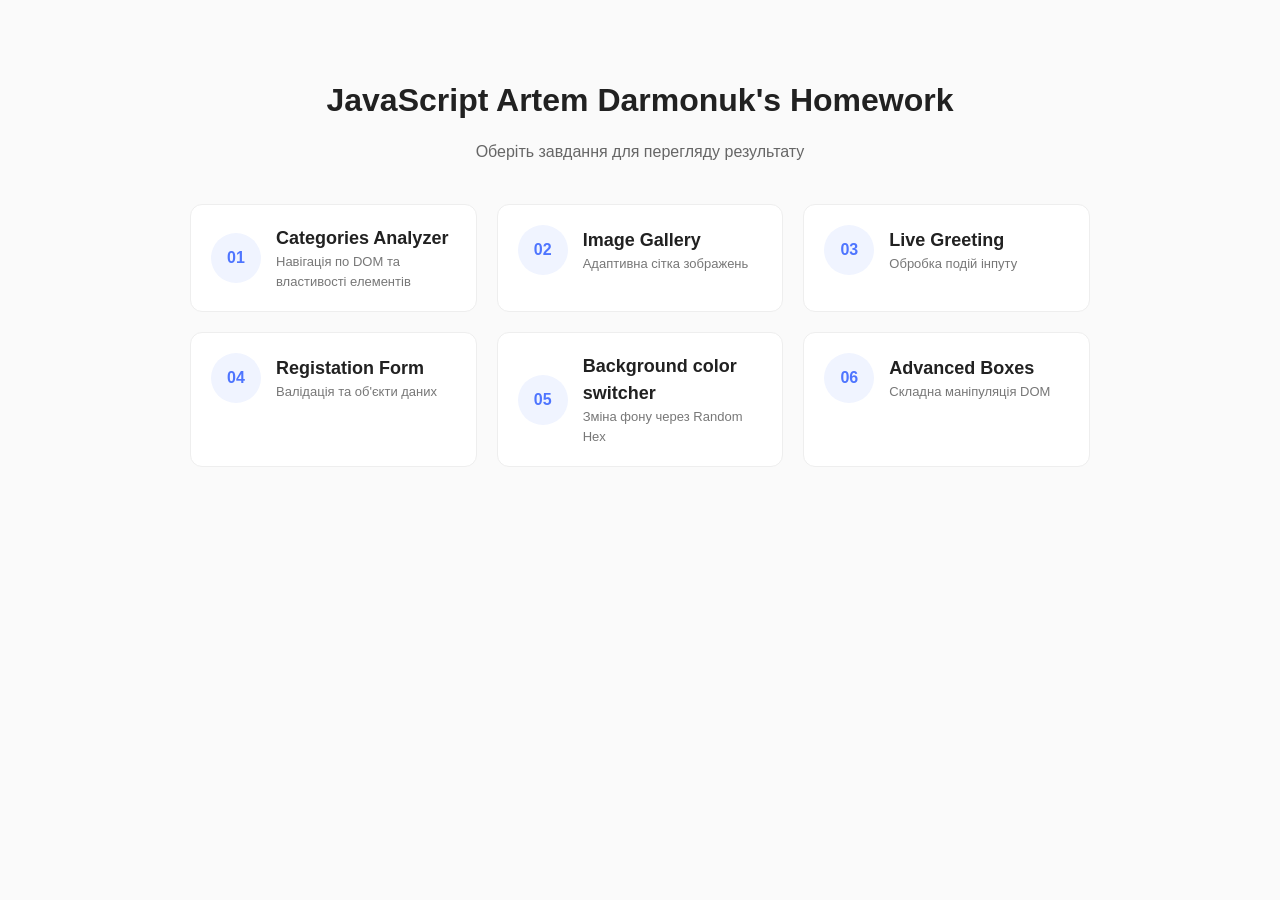
<file: index.html>
<!doctype html>
<html lang="en">
  <head>
    <meta charset="UTF-8" />
    <meta http-equiv="X-UA-Compatible" content="IE=edge" />
    <meta name="viewport" content="width=device-width, initial-scale=1.0" />
    <title>JS Homework Portfolio</title>
    <link rel="stylesheet" href="./css/common.css" />
  </head>
  <body>
    <div class="main-container">
      <header class="main-header">
        <h1>JavaScript Artem Darmonuk's Homework</h1>
        <p>Оберіть завдання для перегляду результату</p>
      </header>

      <nav>
        <ul class="task-grid">
          <li class="task-card">
            <a href="./task-1.html">
              <span class="task-number">01</span>
              <div class="task-info">
                <h3>Categories Analyzer</h3>
                <p>Навігація по DOM та властивості елементів</p>
              </div>
            </a>
          </li>
          <li class="task-card">
            <a href="./task-2.html">
              <span class="task-number">02</span>
              <div class="task-info">
                <h3>Image Gallery</h3>
                <p>Адаптивна сітка зображень</p>
              </div>
            </a>
          </li>
          <li class="task-card">
            <a href="./task-3.html">
              <span class="task-number">03</span>
              <div class="task-info">
                <h3>Live Greeting</h3>
                <p>Обробка подій інпуту</p>
              </div>
            </a>
          </li>
          <li class="task-card">
            <a href="./task-4.html">
              <span class="task-number">04</span>
              <div class="task-info">
                <h3>Registation Form</h3>
                <p>Валідація та об'єкти даних</p>
              </div>
            </a>
          </li>
          <li class="task-card">
            <a href="./task-5.html">
              <span class="task-number">05</span>
              <div class="task-info">
                <h3>Background color switcher</h3>
                <p>Зміна фону через Random Hex</p>
              </div>
            </a>
          </li>
          <li class="task-card">
            <a href="./task-6.html">
              <span class="task-number">06</span>
              <div class="task-info">
                <h3>Advanced Boxes</h3>
                <p>Складна маніпуляція DOM</p>
              </div>
            </a>
          </li>
        </ul>
      </nav>
    </div>
  </body>
</html>
</file>
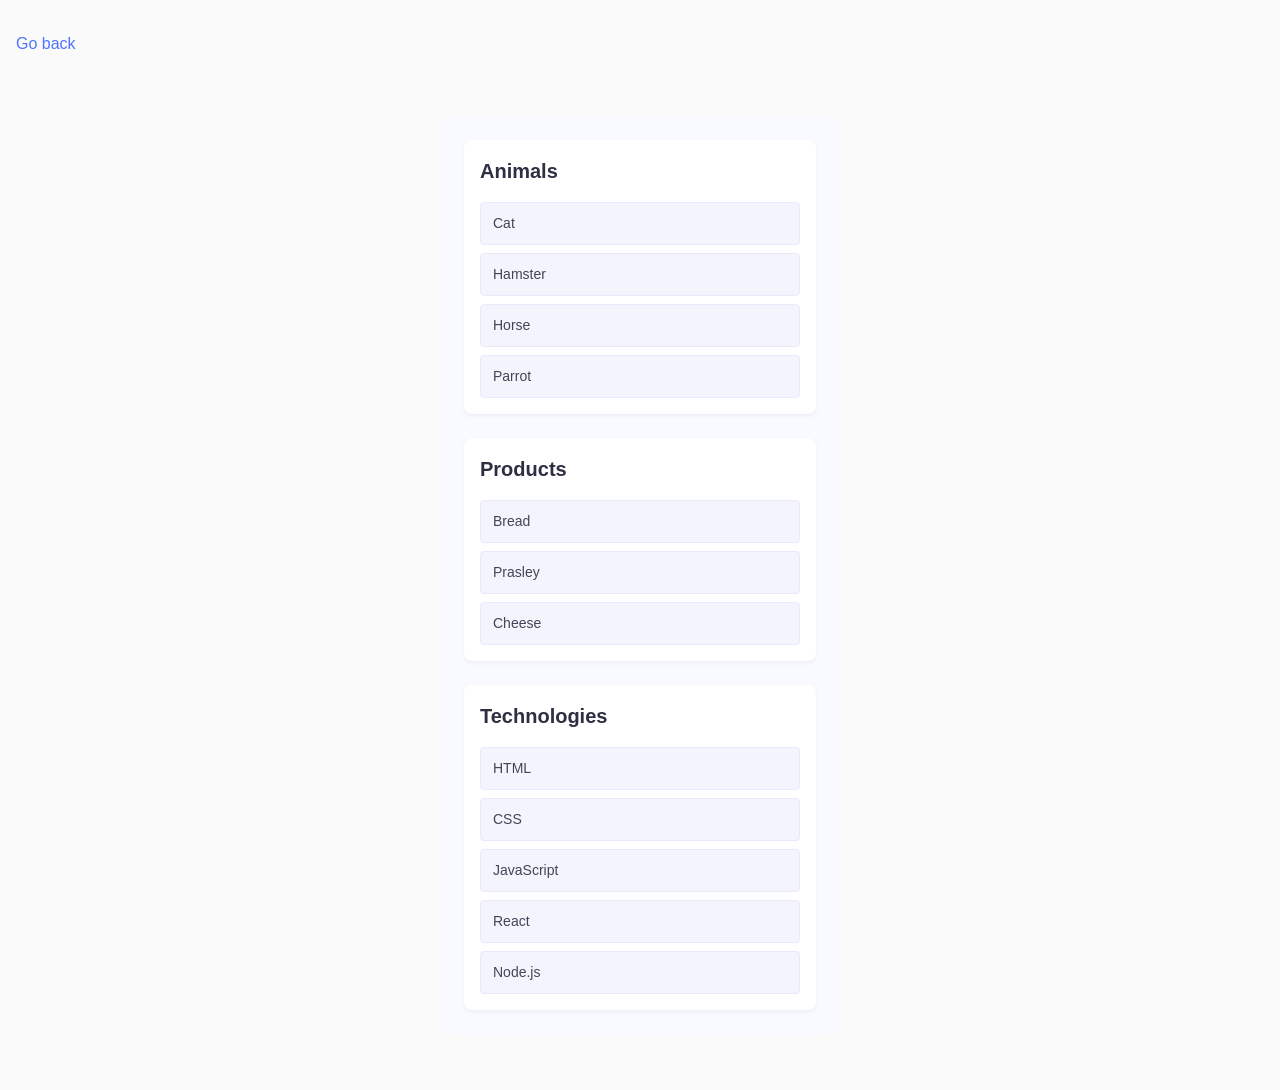
<file: task-1.html>
<!doctype html>
<html lang="en">
  <head>
    <meta charset="UTF-8" />
    <meta http-equiv="X-UA-Compatible" content="IE=edge" />
    <meta name="viewport" content="width=device-width, initial-scale=1.0" />
    <title>Task 1</title>
    <link rel="stylesheet" href="./css/common.css" />
  </head>
  <body>
    <p><a href="./index.html">Go back</a></p>

    <ul id="categories">
      <li class="item">
        <h2>Animals</h2>

        <ul>
          <li>Cat</li>
          <li>Hamster</li>
          <li>Horse</li>
          <li>Parrot</li>
        </ul>
      </li>
      <li class="item">
        <h2>Products</h2>

        <ul>
          <li>Bread</li>
          <li>Prasley</li>
          <li>Cheese</li>
        </ul>
      </li>
      <li class="item">
        <h2>Technologies</h2>

        <ul>
          <li>HTML</li>
          <li>CSS</li>
          <li>JavaScript</li>
          <li>React</li>
          <li>Node.js</li>
        </ul>
      </li>
    </ul>

    <script src="./js/task-1.js" type="module"></script>
  </body>
</html>
</file>
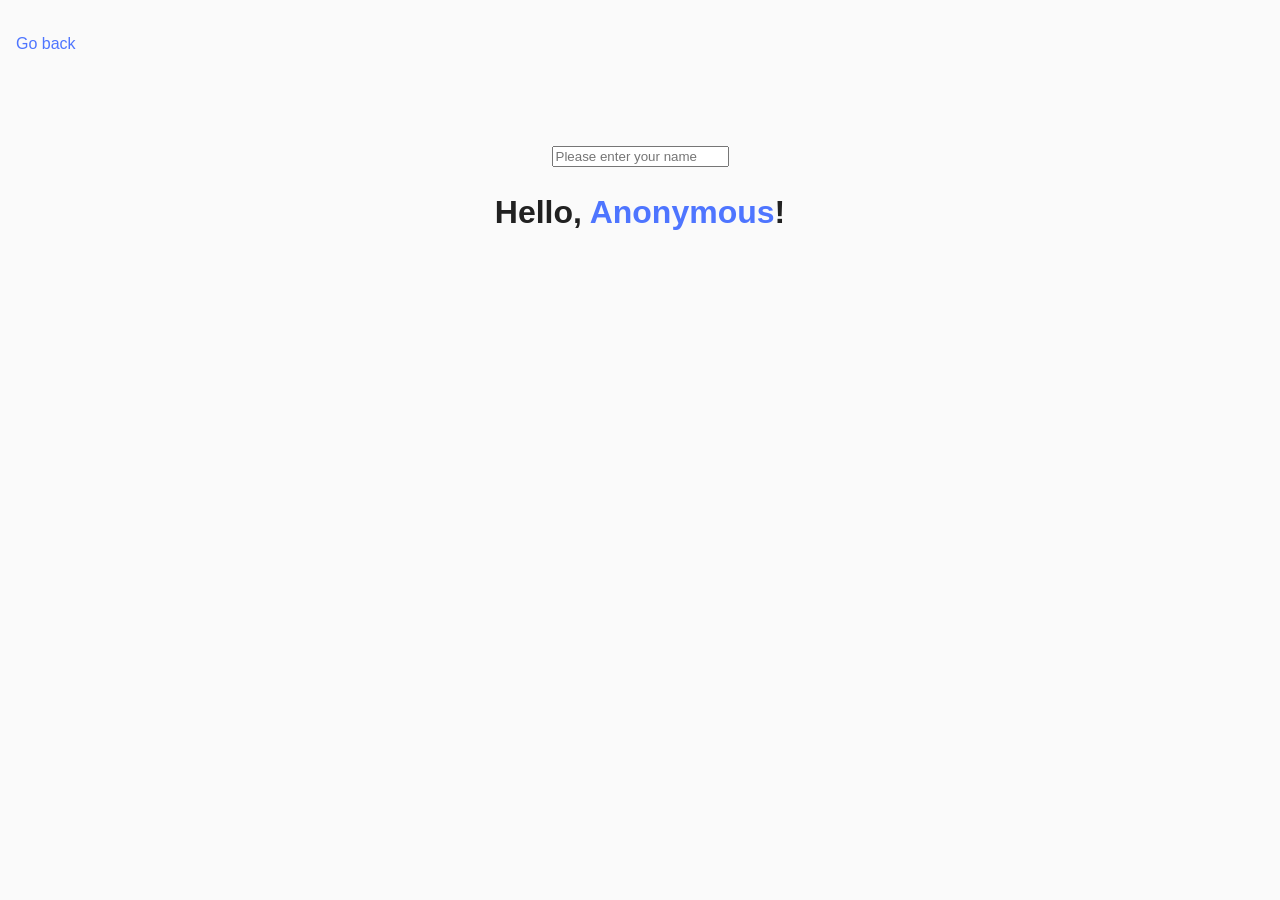
<file: task-3.html>
<!doctype html>
<html lang="en">
  <head>
    <meta charset="UTF-8" />
    <meta http-equiv="X-UA-Compatible" content="IE=edge" />
    <meta name="viewport" content="width=device-width, initial-scale=1.0" />
    <title>Task 3</title>
    <link rel="stylesheet" href="./css/common.css" />
  </head>
  <body>
    <p><a href="./index.html">Go back</a></p>

    <div class="centered-content">
      <input type="text" id="name-input" placeholder="Please enter your name" />
      <h1>Hello, <span id="name-output">Anonymous</span>!</h1>
    </div>

    <script src="./js/task-3.js" type="module"></script>
  </body>
</html>
</file>
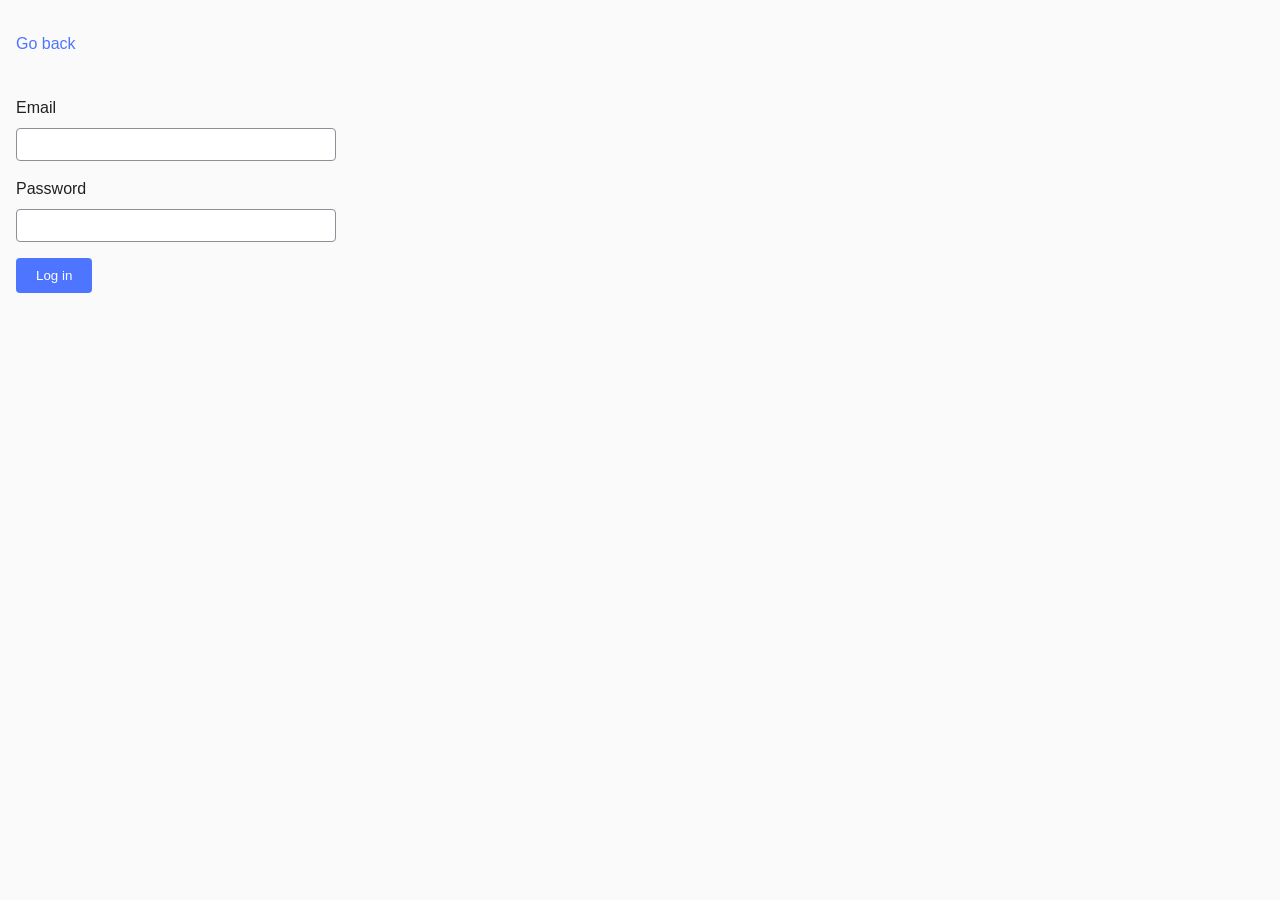
<file: task-4.html>
<!doctype html>
<html lang="en">
  <head>
    <meta charset="UTF-8" />
    <meta http-equiv="X-UA-Compatible" content="IE=edge" />
    <meta name="viewport" content="width=device-width, initial-scale=1.0" />
    <title>Task 4</title>
    <link rel="stylesheet" href="./css/common.css" />
  </head>
  <body>
    <p><a href="./index.html">Go back</a></p>

    <form class="login-form">
      <label>
        Email
        <input type="email" name="email" />
      </label>
      <label>
        Password
        <input type="password" name="password" />
      </label>
      <button type="submit">Log in</button>
    </form>

    <script src="./js/task-4.js" type="module"></script>
  </body>
</html>
</file>
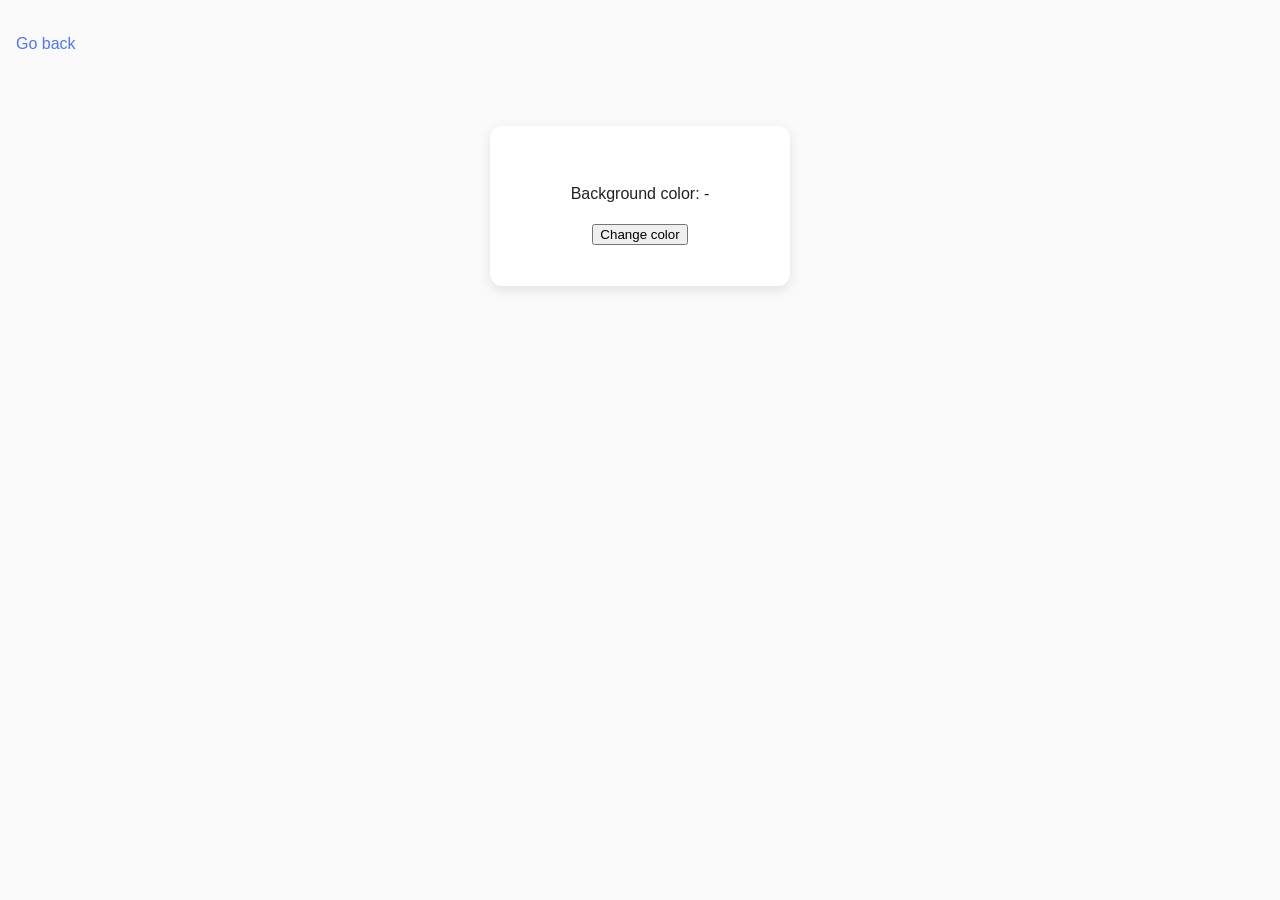
<file: task-5.html>
<!DOCTYPE html>
<html lang="en">
  <head>
    <meta charset="UTF-8" />
    <meta http-equiv="X-UA-Compatible" content="IE=edge" />
    <meta name="viewport" content="width=device-width, initial-scale=1.0" />
    <title>Task 5</title>
    <link rel="stylesheet" href="./css/common.css" />
  </head>
  <body>
    <p><a href="./index.html">Go back</a></p>

    <div class="widget">
      <p>Background color: <span class="color">-</span></p>
      <button type="button" class="change-color">Change color</button>
    </div>

    <script src="./js/task-5.js" type="module"></script>
  </body>
</html>
</file>
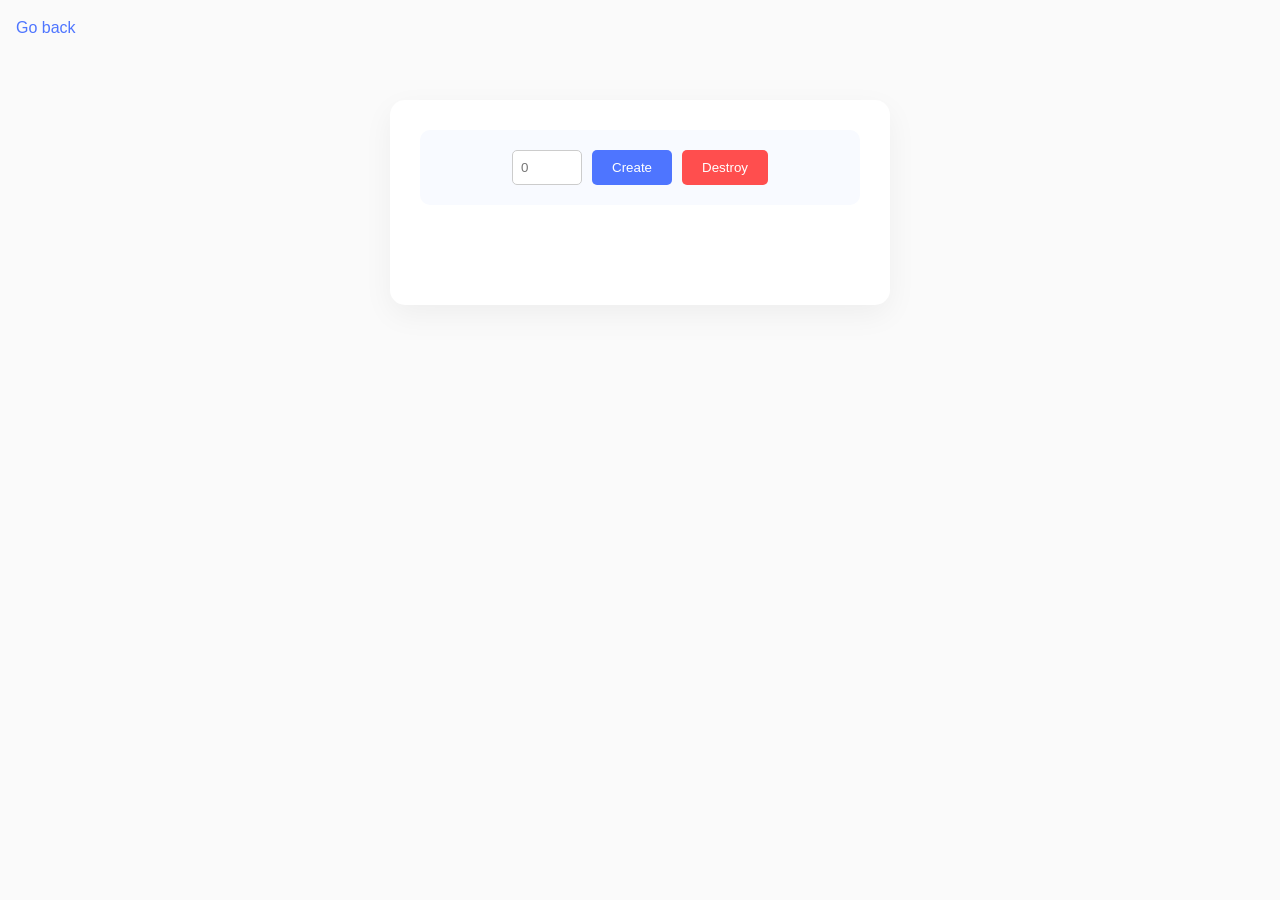
<file: task-6.html>
<!doctype html>
<html lang="uk">
  <head>
    <meta charset="UTF-8" />
    <meta name="viewport" content="width=device-width, initial-scale=1.0" />
    <title>Завдання 6 - Колекція елементів</title>
    <link rel="stylesheet" href="./css/common.css" />
  </head>
  <body>
    <a href="./index.html">Go back</a>

    <div class="container">
      <div id="controls">
        <input type="number" min="1" max="100" step="1" placeholder="0" />
        <button type="button" data-create>Create</button>
        <button type="button" data-destroy>Destroy</button>
      </div>

      <div id="boxes"></div>
    </div>

    <script src="./js/task-6.js" type="module"></script>
  </body>
</html>
</file>
<file: css/common.css>
/* --- БАЗОВІ НАЛАШТУВАННЯ --- */
* {
  box-sizing: border-box;
}

body {
  margin: 0;
  padding: 16px;
  font-family:
    -apple-system, BlinkMacSystemFont, 'Segoe UI', Roboto, sans-serif;
  background-color: #fafafa;
  color: #212121;
  line-height: 1.5;
}

/* --- ГОЛОВНА СТОРІНКА (INDEX) --- */
.main-container {
  max-width: 900px;
  margin: 60px auto;
  text-align: center;
}

.main-header h1 {
  font-size: 32px;
  margin-bottom: 10px;
}

.main-header p {
  color: #666;
  margin-bottom: 40px;
}

.task-grid {
  display: grid;
  grid-template-columns: repeat(auto-fit, minmax(280px, 1fr));
  gap: 20px;
  list-style: none;
  padding: 0;
}

.task-card {
  background: white;
  border-radius: 12px;
  border: 1px solid #eee;
  transition: all 0.3s ease;
}

.task-card a {
  display: flex;
  align-items: center;
  padding: 20px;
  text-decoration: none;
  color: inherit;
  gap: 15px;
}

.task-number {
  width: 50px;
  height: 50px;
  background: #f0f4ff;
  color: #4e75ff;
  border-radius: 50%;
  display: flex;
  align-items: center;
  justify-content: center;
  font-weight: bold;
  flex-shrink: 0;
}

.task-info {
  text-align: left;
}
.task-info h3 {
  margin: 0;
  font-size: 18px;
}
.task-info p {
  margin: 0;
  font-size: 13px;
  color: #777;
}

.task-card:hover {
  transform: translateY(-3px);
  box-shadow: 0 10px 20px rgba(0, 0, 0, 0.05);
  border-color: #4e75ff;
}

/* --- ЗАВДАННЯ 1 (ГАЛЕРЕЯ) --- */
.gallery {
  display: flex;
  flex-wrap: wrap;
  gap: 24px;
  list-style: none;
  padding: 0;
}

.gallery-item {
  flex-basis: 100%;
}
.gallery-img {
  display: block;
  width: 100%;
  aspect-ratio: 1 / 1;
  object-fit: cover;
}

@media (min-width: 480px) {
  .gallery-item {
    flex-basis: calc((100% - 24px) / 2);
  }
}
@media (min-width: 768px) {
  .gallery-item {
    flex-basis: calc((100% - 48px) / 3);
  }
}

/* --- ЗАВДАННЯ 2 ТА 3 (ІНПУТ ТА ФОРМА) --- */
.centered-content {
  display: flex;
  flex-direction: column;
  align-items: center;
  margin-top: 50px;
}

#name-input,
.login-form {
  display: flex;
  flex-direction: column; /* Головний напрямок — стовпчик */
  gap: 16px;
  max-width: 320px;
  margin-top: 20px;
}

.login-form label {
  display: flex;
  flex-direction: column; /* Назва (Email/Password) буде НАД інпутом */
  gap: 8px;
  font-weight: 500;
  width: 100%; /* Щоб лейбл займав усю ширину форми */
}

.login-form input {
  padding: 8px 12px;
  border: 1px solid #8e8f99;
  border-radius: 4px;
  outline: none;
  width: 100%; /* Інпут заповнює ширину свого лейбла */
}
.login-form button {
  width: fit-content;
  background: #4e75ff;
  color: white;
  padding: 10px 20px;
  border: none;
  border-radius: 4px;
  cursor: pointer;
}

#name-output {
  color: #4e75ff;
}

/* --- ЗАВДАННЯ 4 (ВІДЖЕТ КОЛЬОРУ) --- */
.widget {
  text-align: center;
  padding: 40px;
  background: white;
  border-radius: 12px;
  box-shadow: 0 4px 12px rgba(0, 0, 0, 0.1);
  margin: 50px auto;
  max-width: 300px;
}

/* --- ЗАВДАННЯ 5 ТА 6 (КОРОБКИ) --- */
.container {
  background: white;
  padding: 30px;
  border-radius: 15px;
  box-shadow: 0 10px 30px rgba(0, 0, 0, 0.05);
  max-width: 500px;
  margin: 40px auto;
}

#controls {
  display: flex;
  gap: 10px;
  justify-content: center;
  margin-bottom: 20px;
  padding: 20px;
  background: #f8faff;
  border-radius: 10px;
}

#controls input {
  width: 70px;
  padding: 8px;
  border-radius: 5px;
  border: 1px solid #ccc;
}

button[data-create] {
  background: #4e75ff;
  color: white;
  border: none;
  padding: 10px 20px;
  border-radius: 5px;
  cursor: pointer;
}
button[data-destroy] {
  background: #ff4e4e;
  color: white;
  border: none;
  padding: 10px 20px;
  border-radius: 5px;
  cursor: pointer;
}

#boxes {
  display: flex;
  flex-wrap: wrap;
  gap: 10px;
  justify-content: center;
  align-items: flex-end;
  min-height: 50px;
}

/* Контейнер для всього списку */
#categories {
  list-style: none;
  padding: 24px;
  background-color: #f8faff;
  border-radius: 12px;
  max-width: 400px;
  margin: 40px auto;
  display: flex;
  flex-direction: column;
  gap: 24px;
}

/* Картка окремої категорії (Animals, Products тощо) */
#categories .item {
  background-color: #ffffff;
  padding: 16px;
  border-radius: 8px;
  box-shadow: 0px 2px 4px rgba(0, 0, 0, 0.05);
}

/* Заголовок категорії */
#categories h2 {
  margin: 0 0 16px 0;
  font-size: 20px;
  font-weight: 700;
  color: #2e2f42;
}

/* Внутрішній список елементів */
#categories ul {
  list-style: none;
  padding: 0;
  display: flex;
  flex-direction: column;
  gap: 8px;
}

/* Окремий елемент списку (наприклад, Cat або Bread) */
#categories ul li {
  padding: 10px 12px;
  background-color: #f4f4fd; /* Світлий фон як на фото */
  border: 1px solid #e7e9fc;
  border-radius: 4px;
  font-size: 14px;
  color: #434455;
  transition: background-color 0.2s ease;
}

#categories ul li:hover {
  background-color: #e7e9fc;
}

/* Стилізація посилання "Назад" */
a[href='./index.html'],
.go-back-link {
  display: inline-block;
  margin-bottom: 20px;
  color: #4e75ff;
  text-decoration: none;
  font-weight: 500;
  transition: color 0.2s;
}

a[href='./index.html']:hover {
  color: #2e4bc0;
  text-decoration: underline;
}
</file>
